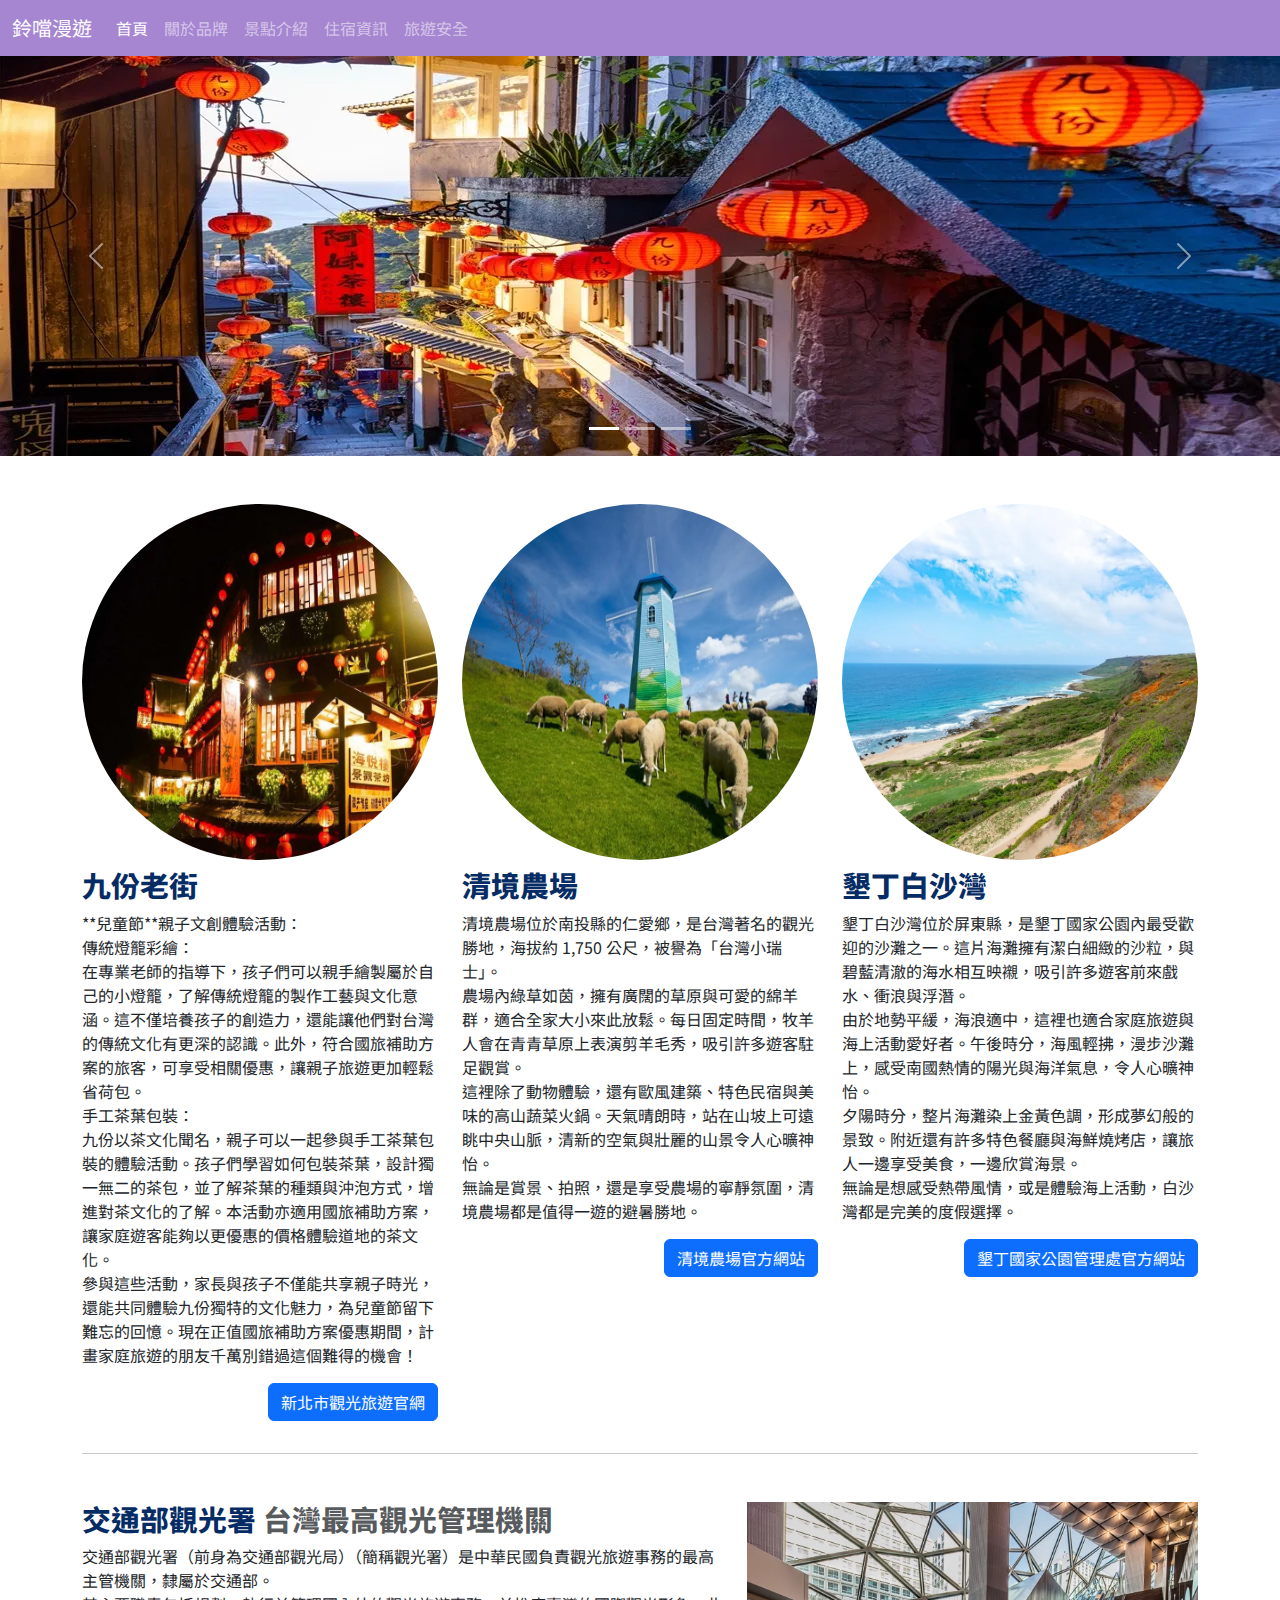
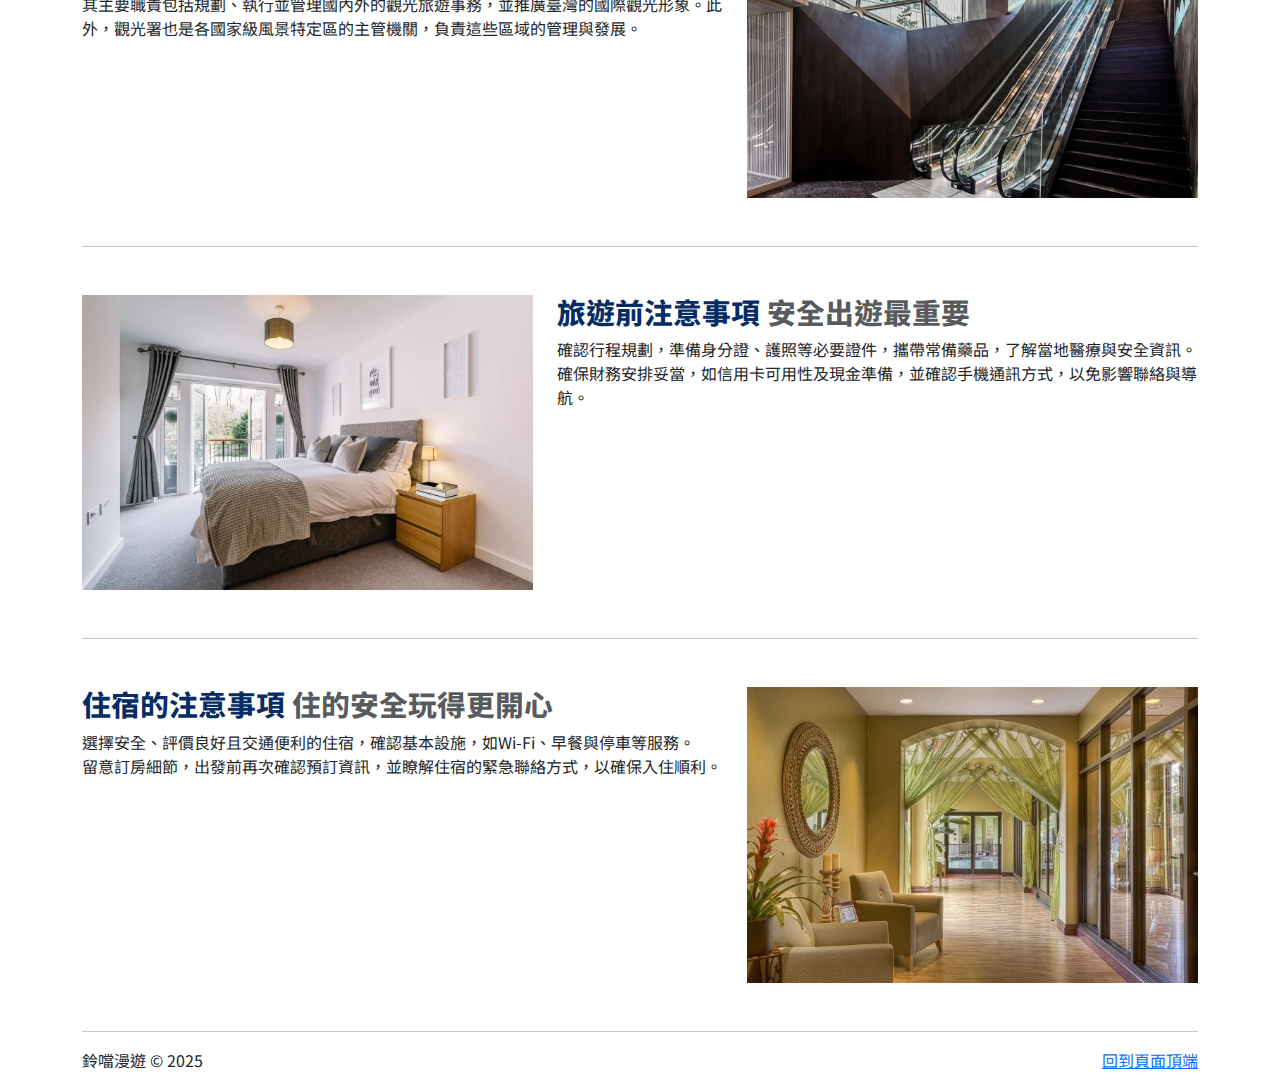
<file: index.html>
<!doctype html>
<html lang="zH-Hant-TW">
<!-- 網站/網頁所屬地區的語言為台灣繁體中文 -->
<head>
<!-- 網頁文字內容編碼 -->
 <meta charset="utf-8">
 <meta name="author" content="鈴鐺漫遊">
 <meta name="description" content="九份老街：九份老街是台灣最具代表性的山城老街，紅燈籠、石階巷弄與特色茶館營造濃厚懷舊氛圍。傍晚時分，燈火與海景交織，夢幻景致吸引無數旅人探訪。清境農場：南投清境農場被譽為「台灣小瑞士」，擁有青青草原、綿羊秀與高山美景，四季景色迷人，是避暑賞景的絕佳去處。墾丁白沙灣：墾丁白沙灣沙質潔白，海水清澈，適合戲水、衝浪與日落美景，周邊餐廳林立，是悠閒度假的熱門選擇。">
 <meta name="generator" content="Visual Studio Code">
 <meta name="keywords" content="九份老街,新北旅遊,瑞芳景點,台灣老街,紅色燈籠,九份美食,芋圓,草仔粿,魚丸湯,悲情城市,九份夜景,親子旅遊,兒童節活動,文創體驗,傳統燈籠彩繪,手工茶葉包裝,台灣茶文化,親子DIY,文化體驗,旅遊推薦,九份景點">
<!-- 網站favicon -->
<!-- RWD響應式的瀏覽者裝置螢幕尺寸偵測，再以css做排版，目前使用Bootstrap框架 -->
 <meta name="viewport" content="width=device-width, initial-scale=1">
  <title>鈴噹漫遊-首頁</title>
<!-- Bootstrap CSS 內容格式化，文字大小色彩 -->
 <link href="https://cdn.jsdelivr.net/npm/bootstrap@5.3.3/dist/css/bootstrap.min.css" rel="stylesheet" integrity="sha384-QWTKZyjpPEjISv5WaRU9OFeRpok6YctnYmDr5pNlyT2bRjXh0JMhjY6hW+ALEwIH" crossorigin="anonymous">
 <link rel="stylesheet" href="css/custom.css">
</head>
<!-- GA追蹤分析   -->
<body>
    <!-- 頁首 -->
    <header>
      <!-- Bootstrap框架提供Navbar導覽列  -->
      <nav class="navbar navbar-expand-lg bg-dark navbar-dark">
        <div class="container-fluid">
          <a class="navbar-brand" href="#">鈴噹漫遊</a>
          <button class="navbar-toggler" type="button" data-bs-toggle="collapse" data-bs-target="#navbarSupportedContent" aria-controls="navbarSupportedContent" aria-expanded="false" aria-label="Toggle navigation">
            <span class="navbar-toggler-icon"></span>
          </button>
          <div class="collapse navbar-collapse" id="navbarSupportedContent">
            <ul class="navbar-nav me-auto mb-2 mb-lg-0">
              <li class="nav-item">
                <a class="nav-link active" aria-current="page" href="index.html">首頁</a>
              </li>
              <li class="nav-item">
                <a class="nav-link" href="about.html">關於品牌</a>
              </li>
              <li class="nav-item">
                <a class="nav-link" href="index.html">景點介紹</a>
              </li>
              <li class="nav-item">
                <a class="nav-link" href="index.html">住宿資訊</a>
              </li>
              <li class="nav-item">
                <a class="nav-link" href="index.html">旅遊安全</a>
              </li>
            </li>
            </ul>
           <script async src="https://cse.google.com/cse.js?cx=8231ca76f30d04b9d">
           </script>
          <div class="gcse-search"></div>
          </div>
        </div>
      </nav>
    </header>
    <!-- 主內容 -->
    <main>
    <!-- Bootstrap框架提供Carousel輪播圖，但它的標籤div沒有語意  -->
      <div id="carouselExampleIndicators" class="carousel slide">
        <div class="carousel-indicators">
          <button type="button" data-bs-target="#carouselExampleIndicators" data-bs-slide-to="0" class="active" aria-current="true" aria-label="Slide 1"></button>
          <button type="button" data-bs-target="#carouselExampleIndicators" data-bs-slide-to="1" aria-label="Slide 2"></button>
          <button type="button" data-bs-target="#carouselExampleIndicators" data-bs-slide-to="2" aria-label="Slide 3"></button>
        </div>
        <div class="carousel-inner">
          <div class="carousel-item active">
            <img src="images/index/old street-1_1280x400-okok.webp" class="d-block w-100" alt="九份老街" title="九份老街" aria-label="九份老街">
          </div>
          <div class="carousel-item">
            <img src="images/index/cingjing farm-4_1280x400-okok.webp" class="d-block w-100" alt="清境農場" title="清境農場" aria-label="清境農場">
          </div>
          <div class="carousel-item">
            <img src="images/index/white sand bay-4_1280x400-okok.webp" class="d-block w-100" alt="墾丁白沙灣" title="墾丁白沙灣" aria-label="墾丁白沙灣">
          </div>
        </div>
        <button class="carousel-control-prev" type="button" data-bs-target="#carouselExampleIndicators" data-bs-slide="prev">
          <span class="carousel-control-prev-icon" aria-hidden="true"></span>
          <span class="visually-hidden">Previous</span>
        </button>
        <button class="carousel-control-next" type="button" data-bs-target="#carouselExampleIndicators" data-bs-slide="next">
          <span class="carousel-control-next-icon" aria-hidden="true"></span>
          <span class="visually-hidden">Next</span>
        </button>
      </div>
      <div class="container">
        <div class="row">
          <div class="col-lg-4 order-md-0 mt-5">
            <a href="https://newtaipei.travel/zh-tw/attractions/detail/109990" target="_blank"><img src="images/index/old street-4_800x800-okok.webp" class="rounded-circle w-100" alt="九份老街晚上街景樣貌" title="九份老街晚上街景樣貌" aria-label="九份老街晚上街景樣貌"></a>
            <div class="card-body">
              <h2 class="card-title text-primary-emphasis my-2">九份老街</h2>
              <p class="card-text">**兒童節**親子文創體驗活動：<br>
                傳統燈籠彩繪：<br>在專業老師的指導下，孩子們可以親手繪製屬於自己的小燈籠，了解傳統燈籠的製作工藝與文化意涵。這不僅培養孩子的創造力，還能讓他們對台灣的傳統文化有更深的認識。此外，符合國旅補助方案的旅客，可享受相關優惠，讓親子旅遊更加輕鬆省荷包。<br>手工茶葉包裝：<br>九份以茶文化聞名，親子可以一起參與手工茶葉包裝的體驗活動。孩子們學習如何包裝茶葉，設計獨一無二的茶包，並了解茶葉的種類與沖泡方式，增進對茶文化的了解。本活動亦適用國旅補助方案，讓家庭遊客能夠以更優惠的價格體驗道地的茶文化。<br>參與這些活動，家長與孩子不僅能共享親子時光，還能共同體驗九份獨特的文化魅力，為兒童節留下難忘的回憶。現在正值國旅補助方案優惠期間，計畫家庭旅遊的朋友千萬別錯過這個難得的機會！</p>
              <p class="text-end"> <a href="https://newtaipei.travel/zh-tw/attractions/detail/109990" target="_blank" class="btn btn-primary" role="button">新北市觀光旅遊官網</a></p>
            </div>
          </div>
          <div class="col-lg-4 order-md-1 mt-5">
            <a href="https://www.cingjing.gov.tw/" target="_blank"><img src="images/index/cingjing farm-5_800x800-okok.webp" class="rounded-circle w-100" alt="清境農場羊群" title="清境農場羊群" aria-label="清境農場羊群"></a>
            <div class="card-body">
              <h2 class="card-title text-primary-emphasis my-2">清境農場</h2>
              <p class="card-text">清境農場位於南投縣的仁愛鄉，是台灣著名的觀光勝地，海拔約 1,750 公尺，被譽為「台灣小瑞士」。<br>農場內綠草如茵，擁有廣闊的草原與可愛的綿羊群，適合全家大小來此放鬆。每日固定時間，牧羊人會在青青草原上表演剪羊毛秀，吸引許多遊客駐足觀賞。<br>這裡除了動物體驗，還有歐風建築、特色民宿與美味的高山蔬菜火鍋。天氣晴朗時，站在山坡上可遠眺中央山脈，清新的空氣與壯麗的山景令人心曠神怡。<br>無論是賞景、拍照，還是享受農場的寧靜氛圍，清境農場都是值得一遊的避暑勝地。</p>
              <p class="text-end"> <a href="https://www.cingjing.gov.tw/" target="_blank" class="btn btn-primary" role="button">清境農場官方網站</a></p>
            </div>
          </div>
          <div class="col-lg-4 order-md-2 mt-5">
            <a href="https://www.ktnp.gov.tw/" target="_blank"><img src="images/index/white sand bay-1_800x800-okok.webp" class="rounded-circle w-100" alt="墾丁白沙灣岸邊" title="墾丁白沙灣岸邊" aria-label="墾丁白沙灣岸邊"></a>
            <div class="card-body">
              <h2 class="card-title text-primary-emphasis my-2">墾丁白沙灣</h2>
              <p class="card-text">墾丁白沙灣位於屏東縣，是墾丁國家公園內最受歡迎的沙灘之一。這片海灘擁有潔白細緻的沙粒，與碧藍清澈的海水相互映襯，吸引許多遊客前來戲水、衝浪與浮潛。<br>由於地勢平緩，海浪適中，這裡也適合家庭旅遊與海上活動愛好者。午後時分，海風輕拂，漫步沙灘上，感受南國熱情的陽光與海洋氣息，令人心曠神怡。<br>夕陽時分，整片海灘染上金黃色調，形成夢幻般的景致。附近還有許多特色餐廳與海鮮燒烤店，讓旅人一邊享受美食，一邊欣賞海景。<br>無論是想感受熱帶風情，或是體驗海上活動，白沙灣都是完美的度假選擇。</p>
              <p class="text-end"> <a href="https://www.ktnp.gov.tw/" target="_blank" class="btn btn-primary" role="button">墾丁國家公園管理處官方網站</a></p>
            </div>
          </div>
        </div>
        <hr>
        <div class="row my-5">
          <div class="col-md-7">
            <h2 class="text-primary-emphasis">交通部觀光署<span class="text-muted">  台灣最高觀光管理機關</span></h2>
            <p>交通部觀光署（前身為交通部觀光局）（簡稱觀光署）是中華民國負責觀光旅遊事務的最高主管機關，隸屬於交通部。<br>其主要職責包括規劃、執行並管理國內外的觀光旅遊事務，並推廣臺灣的國際觀光形象。此外，觀光署也是各國家級風景特定區的主管機關，負責這些區域的管理與發展。</p>
          </div>
          <div class="col-md-5">
            <img src="images/index/stairs_1280x840.webp" alt="交通部觀光署辦公大樓" aria-label="交通部觀光署辦公大樓" title="交通部觀光署辦公大樓" class="img-fluid mx-auto">
          </div>
        </div>
        <hr>
        <div class="row my-5">
          <div class="col-md-7 order-md-1">
            <h2 class="text-primary-emphasis">旅遊前注意事項<span class="text-muted">  安全出遊最重要</span></h2>
            <p>確認行程規劃，準備身分證、護照等必要證件，攜帶常備藥品，了解當地醫療與安全資訊。<br>確保財務安排妥當，如信用卡可用性及現金準備，並確認手機通訊方式，以免影響聯絡與導航。</p>
          </div>
          <div class="col-md-5 order-md-0">
            <img src="images/index/hotel-2_1280x840.webp" alt="飯店房間" aria-label="飯店房間" title="飯店房間" class="img-fluid mx-auto">
          </div>
        </div>
        <hr>
        <div class="row my-5">
          <div class="col-md-7">
            <h2 class="text-primary-emphasis">住宿的注意事項<span class="text-muted">  住的安全玩得更開心</span></h2>
            <p>選擇安全、評價良好且交通便利的住宿，確認基本設施，如Wi-Fi、早餐與停車等服務。<br>留意訂房細節，出發前再次確認預訂資訊，並瞭解住宿的緊急聯絡方式，以確保入住順利。</p>
          </div>
          <div class="col-md-5">
            <img src="images/index/hotel-6_1280x840.webp" alt="餐廳外走廊" aria-label="餐廳外走廊" title="餐廳外走廊" class="img-fluid mx-auto">
          </div>
        </div>
        <hr>
      </div>
      <footer class="container">
        <p class="float-end"><a href="#top">回到頁面頂端</a></p>
        <p>鈴噹漫遊 &copy; 2025</p>
      </footer>
    </main>
    <!-- Bootstrap JS 互動，如輪播圖 -->
    <script src="https://cdn.jsdelivr.net/npm/bootstrap@5.3.3/dist/js/bootstrap.bundle.min.js" integrity="sha384-YvpcrYf0tY3lHB60NNkmXc5s9fDVZLESaAA55NDzOxhy9GkcIdslK1eN7N6jIeHz" crossorigin="anonymous"></script>
  </body>
</html>
</file>
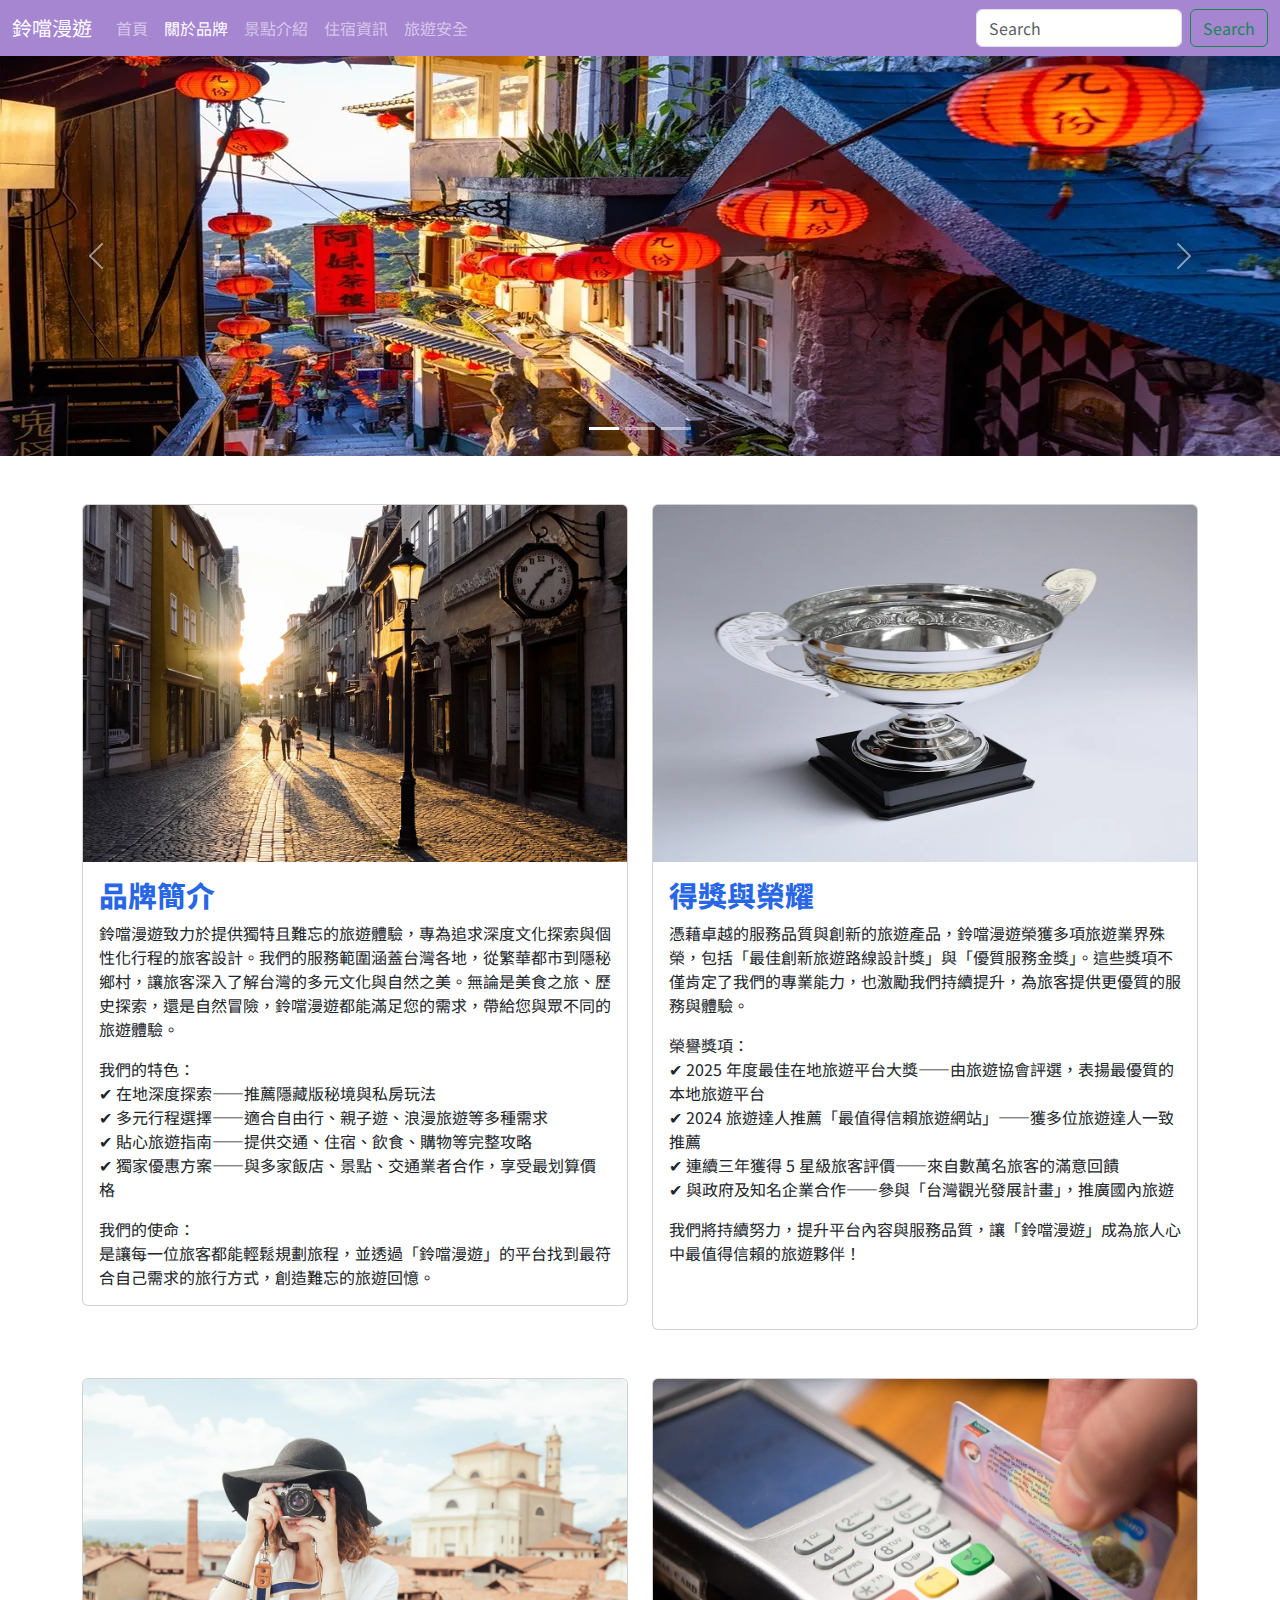
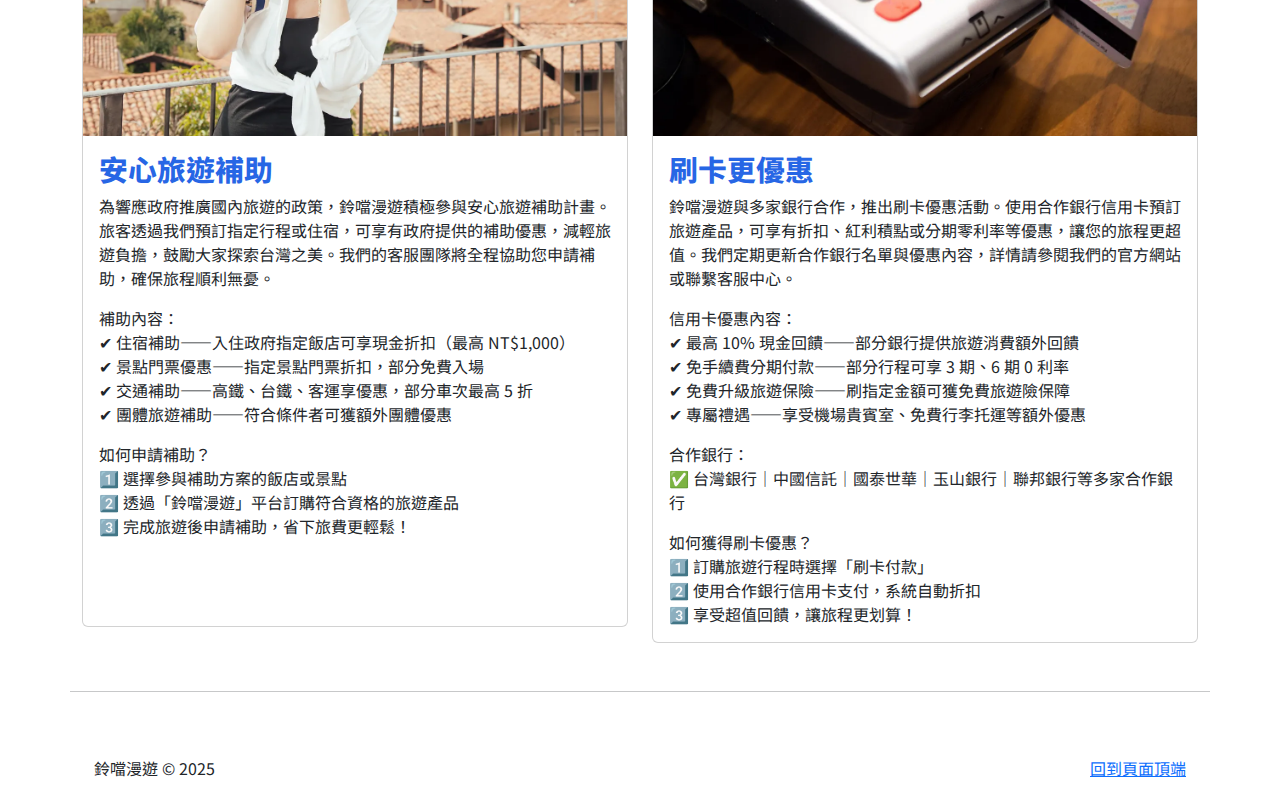
<file: about.html>
<!doctype html>
<html lang="zH-Hant-TW">
<!-- 網站/網頁所屬地區的語言為台灣繁體中文 -->
<head>
<!-- 網頁文字內容編碼 -->
  <meta charset="utf-8">
  <meta name="author" content="鈴鐺漫遊">
  <meta name="description" content="鈴噹漫遊專注於台灣本地旅遊，提供最新景點資訊、行程推薦與專屬優惠，讓旅人輕鬆探索台灣的獨特風景與文化。我們榮獲多項旅遊與數位服務大獎，持續提升服務品質，與各大景點、飯店及交通業者合作，確保旅客獲得優質的旅行體驗。積極參與政府推出的「安心旅遊補助」計畫，提供住宿、景點門票及交通等多項優惠，並協助旅客申請補助，減輕旅費負擔。此外，與多家銀行合作，提供信用卡刷卡專屬旅遊優惠，包括現金回饋、分期零利率及免費旅遊保險等，讓旅程更加超值。">
  <meta name="generator" content="Visual Studio Code">
  <meta name="keywords" content="鈴噹漫遊, 台灣本地旅遊平台, 景點資訊, 行程推薦, 專屬優惠, 在地深度探索, 隱藏版秘境, 私房玩法, 多元行程選擇, 自由行, 親子遊, 浪漫旅遊, 旅遊指南, 交通攻略, 住宿攻略, 飲食攻略, 購物攻略, 獨家優惠方案, 合作飯店, 景點合作, 交通業者合作, 旅遊回憶, 旅遊平台, 旅遊服務, 旅遊大獎, 旅遊達人推薦, 旅客評價, 台灣觀光發展計畫, 國內旅遊, 安心旅遊補助, 住宿補助, 景點門票優惠, 交通補助, 團體旅遊補助, 補助申請指引, 信用卡優惠, 現金回饋, 分期零利率, 旅遊保險, 合作銀行">
<!-- 網站favicon -->
<!-- RWD響應式的瀏覽者裝置螢幕尺寸偵測，再以css做排版，目前使用Bootstrap框架 -->
  <meta name="viewport" content="width=device-width, initial-scale=1">
  <title>鈴噹漫遊-關於品牌</title>
<!-- Bootstrap CSS 內容格式化，文字大小色彩 -->
  <link href="https://cdn.jsdelivr.net/npm/bootstrap@5.3.3/dist/css/bootstrap.min.css" rel="stylesheet" integrity="sha384-QWTKZyjpPEjISv5WaRU9OFeRpok6YctnYmDr5pNlyT2bRjXh0JMhjY6hW+ALEwIH" crossorigin="anonymous">
  <link rel="stylesheet" href="css/custom.css">
</head>
<!-- GA追蹤分析   -->
<body>
    <!-- 頁首 -->
    <header>
    <!-- Bootstrap框架提供Navbar導覽列  -->
      <nav class="navbar navbar-expand-lg bg-dark navbar-dark">
        <div class="container-fluid">
          <a class="navbar-brand" href="#">鈴噹漫遊</a>
          <button class="navbar-toggler" type="button" data-bs-toggle="collapse" data-bs-target="#navbarSupportedContent" aria-controls="navbarSupportedContent" aria-expanded="false" aria-label="Toggle navigation">
            <span class="navbar-toggler-icon"></span>
          </button>
          <div class="collapse navbar-collapse" id="navbarSupportedContent">
            <ul class="navbar-nav me-auto mb-2 mb-lg-0">
              <li class="nav-item">
                <a class="nav-link" href="index.html">首頁</a>
              </li>
              <li class="nav-item">
                <a class="nav-link active" aria-current="page" href="about.html">關於品牌</a>
              </li>
              <li class="nav-item">
                <a class="nav-link" href="indext.html">景點介紹</a>
              </li>
              <li class="nav-item">
                <a class="nav-link" href="index.html">住宿資訊</a>
              </li>
              <li class="nav-item">
                <a class="nav-link" href="index.html">旅遊安全</a>
             
            </ul>
            <form class="d-flex" role="search">
              <input class="form-control me-2" type="search" placeholder="Search" aria-label="Search">
              <button class="btn btn-outline-success" type="submit">Search</button>
            </form>
          </div>
        </div>
      </nav>
    </header>
    <!-- 主內容 -->
    <main>
    <!-- Bootstrap框架提供Carousel輪播圖，但它的標籤div沒有語意  -->
      <div id="carouselExampleIndicators" class="carousel slide">
        <div class="carousel-indicators">
          <button type="button" data-bs-target="#carouselExampleIndicators" data-bs-slide-to="0" class="active" aria-current="true" aria-label="Slide 1"></button>
          <button type="button" data-bs-target="#carouselExampleIndicators" data-bs-slide-to="1" aria-label="Slide 2"></button>
          <button type="button" data-bs-target="#carouselExampleIndicators" data-bs-slide-to="2" aria-label="Slide 3"></button>
        </div>
        <div class="carousel-inner">
          <div class="carousel-item active">
            <img src="images/index/old street-1_1280x400-okok.webp" class="d-block w-100" alt="九份老街" title="九份老街" aria-label="九份老街">
          </div>
          <div class="carousel-item">
            <img src="images/index/cingjing farm-4_1280x400-okok.webp" class="d-block w-100" alt="清境農場" title="清境農場" aria-label="清境農場">
          </div>
          <div class="carousel-item">
            <img src="images/index/white sand bay-4_1280x400-okok.webp" class="d-block w-100" alt="墾丁白沙灣" title="墾丁白沙灣" aria-label="墾丁白沙灣">
          </div>
        </div>
        <button class="carousel-control-prev" type="button" data-bs-target="#carouselExampleIndicators" data-bs-slide="prev">
          <span class="carousel-control-prev-icon" aria-hidden="true"></span>
          <span class="visually-hidden">Previous</span>
        </button>
        <button class="carousel-control-next" type="button" data-bs-target="#carouselExampleIndicators" data-bs-slide="next">
          <span class="carousel-control-next-icon" aria-hidden="true"></span>
          <span class="visually-hidden">Next</span>
        </button>
      </div>
      <div class="container">
        <div class="row mb-5">
          <div class="col-lg-6">
            <div class="card mt-5">
              <img src="images/about/1-1_1280x840.webp" class="card-img-top" alt="街景" title="街景" aria-label="街景">
              <div class="card-body">
                <h2>品牌簡介</h2>
                <p class="card-text">鈴噹漫遊致力於提供獨特且難忘的旅遊體驗，專為追求深度文化探索與個性化行程的旅客設計。我們的服務範圍涵蓋台灣各地，從繁華都市到隱秘鄉村，讓旅客深入了解台灣的多元文化與自然之美。無論是美食之旅、歷史探索，還是自然冒險，鈴噹漫遊都能滿足您的需求，帶給您與眾不同的旅遊體驗。</p>
                <p class="card-text">我們的特色：<br>✔ 在地深度探索——推薦隱藏版秘境與私房玩法<br>✔ 多元行程選擇——適合自由行、親子遊、浪漫旅遊等多種需求<br>✔ 貼心旅遊指南——提供交通、住宿、飲食、購物等完整攻略<br>✔ 獨家優惠方案——與多家飯店、景點、交通業者合作，享受最划算價格</p>
                <p class="card-text">我們的使命：<br>是讓每一位旅客都能輕鬆規劃旅程，並透過「鈴噹漫遊」的平台找到最符合自己需求的旅行方式，創造難忘的旅遊回憶。</p>
              </div>
            </div>
          </div>
          <div class="col-lg-6">
            <div class="card mt-5">
              <img src="images/about/2-4_1280x840.webp" class="card-img-top" alt="獎盃" title="獎盃" aria-label="獎盃">
              <div class="card-body">
                <h2>得獎與榮耀</h2>
                <p class="card-text">憑藉卓越的服務品質與創新的旅遊產品，鈴噹漫遊榮獲多項旅遊業界殊榮，包括「最佳創新旅遊路線設計獎」與「優質服務金獎」。這些獎項不僅肯定了我們的專業能力，也激勵我們持續提升，為旅客提供更優質的服務與體驗。</p>
                <p class="card-text">榮譽獎項：<br>✔ 2025 年度最佳在地旅遊平台大獎——由旅遊協會評選，表揚最優質的本地旅遊平台<br>✔ 2024 旅遊達人推薦「最值得信賴旅遊網站」——獲多位旅遊達人一致推薦<br>✔ 連續三年獲得 5 星級旅客評價——來自數萬名旅客的滿意回饋<br>✔ 與政府及知名企業合作——參與「台灣觀光發展計畫」，推廣國內旅遊</p>
                <p class="card-text">我們將持續努力，提升平台內容與服務品質，讓「鈴噹漫遊」成為旅人心中最值得信賴的旅遊夥伴！<br><br><br></p>
              </div>
            </div>
          </div>
          <div class="col-lg-6">
            <div class="card mt-5">
              <img src="images/about/3-1_1280x840.webp" class="card-img-top" alt="旅遊拍照" title="旅遊拍照" aria-label="旅遊拍照">
              <div class="card-body">
                <h2>安心旅遊補助</h2>
                <p class="card-text">為響應政府推廣國內旅遊的政策，鈴噹漫遊積極參與安心旅遊補助計畫。旅客透過我們預訂指定行程或住宿，可享有政府提供的補助優惠，減輕旅遊負擔，鼓勵大家探索台灣之美。我們的客服團隊將全程協助您申請補助，確保旅程順利無憂。</p>
                <p class="card-text">補助內容：<br>✔ 住宿補助——入住政府指定飯店可享現金折扣（最高 NT$1,000）<br>✔ 景點門票優惠——指定景點門票折扣，部分免費入場<br>✔ 交通補助——高鐵、台鐵、客運享優惠，部分車次最高 5 折<br>✔ 團體旅遊補助——符合條件者可獲額外團體優惠</p>
                <p class="card-text">如何申請補助？<br> 1️⃣ 選擇參與補助方案的飯店或景點<br>2️⃣ 透過「鈴噹漫遊」平台訂購符合資格的旅遊產品<br>3️⃣ 完成旅遊後申請補助，省下旅費更輕鬆！<br><br><br><br></p>
              </div>
            </div>
          </div>
          <div class="col-lg-6">
            <div class="card mt-5">
              <img src="images/about/4-1_1280x840.webp" class="card-img-top" alt="刷卡機" title="刷卡機" aria-label="刷卡機">
              <div class="card-body">
                <h2>刷卡更優惠</h2>
                <p class="card-text">鈴噹漫遊與多家銀行合作，推出刷卡優惠活動。使用合作銀行信用卡預訂旅遊產品，可享有折扣、紅利積點或分期零利率等優惠，讓您的旅程更超值。我們定期更新合作銀行名單與優惠內容，詳情請參閱我們的官方網站或聯繫客服中心。</p>
                <p class="card-text">信用卡優惠內容：<br>✔ 最高 10% 現金回饋——部分銀行提供旅遊消費額外回饋<br>✔ 免手續費分期付款——部分行程可享 3 期、6 期 0 利率<br>✔ 免費升級旅遊保險——刷指定金額可獲免費旅遊險保障<br>✔ 專屬禮遇——享受機場貴賓室、免費行李托運等額外優惠</p>
                <p class="card-text">合作銀行：<br>✅ 台灣銀行｜中國信託｜國泰世華｜玉山銀行｜聯邦銀行等多家合作銀行</p>
                <p class="card-text">如何獲得刷卡優惠？<br> 1️⃣ 訂購旅遊行程時選擇「刷卡付款」<br> 2️⃣ 使用合作銀行信用卡支付，系統自動折扣<br> 3️⃣ 享受超值回饋，讓旅程更划算！<br></p>
              </div>
            </div>
          </div>
    <!-- 加入水平線，設定上下外距距 -->
    <hr class="mt-5 mb-3">
    </div>
      <footer class="container">
        <p class="float-end"><a href="#top">回到頁面頂端</a></p>
        <p>鈴噹漫遊 &copy; 2025</p>
      </footer>
    </main>
    <!-- Bootstrap JS 互動，如輪播圖 -->
    <script src="https://cdn.jsdelivr.net/npm/bootstrap@5.3.3/dist/js/bootstrap.bundle.min.js" integrity="sha384-YvpcrYf0tY3lHB60NNkmXc5s9fDVZLESaAA55NDzOxhy9GkcIdslK1eN7N6jIeHz" crossorigin="anonymous"></script>
  </body>
</html>
</file>
<file: css/custom.css>
/* 連結Google雲端字體，提供用戶一致體驗UX */
@import url('https://fonts.googleapis.com/css2?family=Noto+Sans+TC:wght@300&display=swap');
/* 透過body標籤，改變全部的文案預設字體 */
body {font-family: "微軟正黑體","Noto Sans TC",sans-serif;}

/* 變更整體文字大小 html {font-size: 32px;} */

/* 變更個別文字大小 
h5 {font-size: 2rem;}*/

:root,
[data-bs-theme=dark] {
    --bs-dark-rgb: 166, 134, 209;}

/* 紫色文字 */
.text-purple {color: rgb(162, 26, 117);}

/* 綠色文字 */
.text-green {color: rgb(26, 162, 39);}

/* 標題二級的文字設定，選取器是標籤，影響整體 */
h2 {font-size: 1.8rem;font-weight: 800;color: rgb( 39, 102, 229);}

/* 選取器是類別，影響個別，需要手動套用 */
.h2-custom-pink {font-size: 3rem;font-weight: 800;color: rgb( 255, 0, 195);}
</file>
